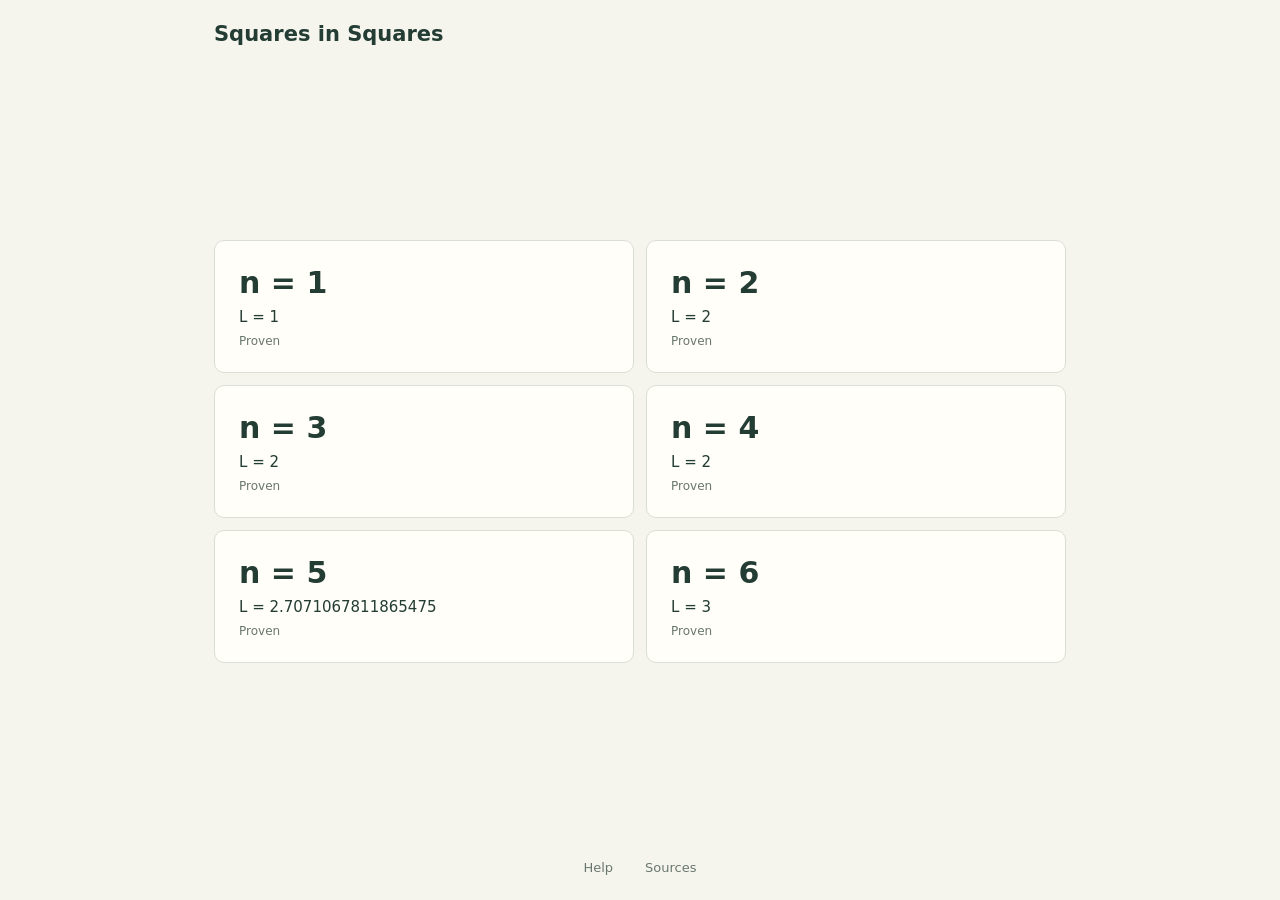
<file: index.html>
<!doctype html>
<html lang="en">
<head>
  <meta charset="utf-8">
  <meta name="viewport" content="width=device-width, initial-scale=1">
  <title>Squares in Squares</title>
  <link rel="stylesheet" href="assets/style.css">
  <script src="data/index.js" defer></script>
  <script src="assets/home.js" defer></script>
  <script src="assets/overlays.js" defer></script>
</head>
<body>
  <main class="home">
    <header><h1>Squares in Squares</h1></header>
    <nav id="levels" class="tile-grid" aria-label="Choose n"></nav>
    <footer><button type="button" data-panel="help-panel">Help</button><button type="button" data-panel="sources-panel">Sources</button></footer>
    <dialog id="info-dialog" aria-labelledby="dialog-title">
      <div class="dialog-header"><h2 id="dialog-title"></h2><button id="close-dialog" type="button" aria-label="Close information">✕</button></div>
      <div class="dialog-body">
        <section id="help-panel" data-title="Help" hidden>
          <p>Pack n unit squares into the smallest square. Choose an n to explore constructions or try Game mode.</p>
          <p>L is the larger horizontal or vertical span of the packing. Touching is legal; overlapping interiors are not. Empty board space and translation do not change L.</p>
          <p>Each contribution is L / √n − 1; the competition score sums these for n = 1…1000. Lower is better. Proven cases invite you to match the bound.</p>
        </section>
        <section id="sources-panel" data-title="Sources" hidden>
          <p>Public-best snapshot from <a href="https://www.kaggle.com/code/penguin069/squares-capacity-discoveries-certified-union">penguin069</a>, 2026-11-09. These are dated CSV imports, not live leaderboard results.</p>
          <p>Proofs and construction sources are available on each page. Every saved packing passes the official geometry gate; browser edits are previews until certified.</p>
        </section>
      </div>
    </dialog>
    <noscript><p><a href="n/1/index.html">n = 1</a> · <a href="n/2/index.html">n = 2</a> · <a href="n/3/index.html">n = 3</a> · <a href="n/4/index.html">n = 4</a> · <a href="n/5/index.html">n = 5</a> · <a href="n/6/index.html">n = 6</a>. Enable JavaScript for the interactive pages.</p></noscript>
  </main>
</body>
</html>
</file>
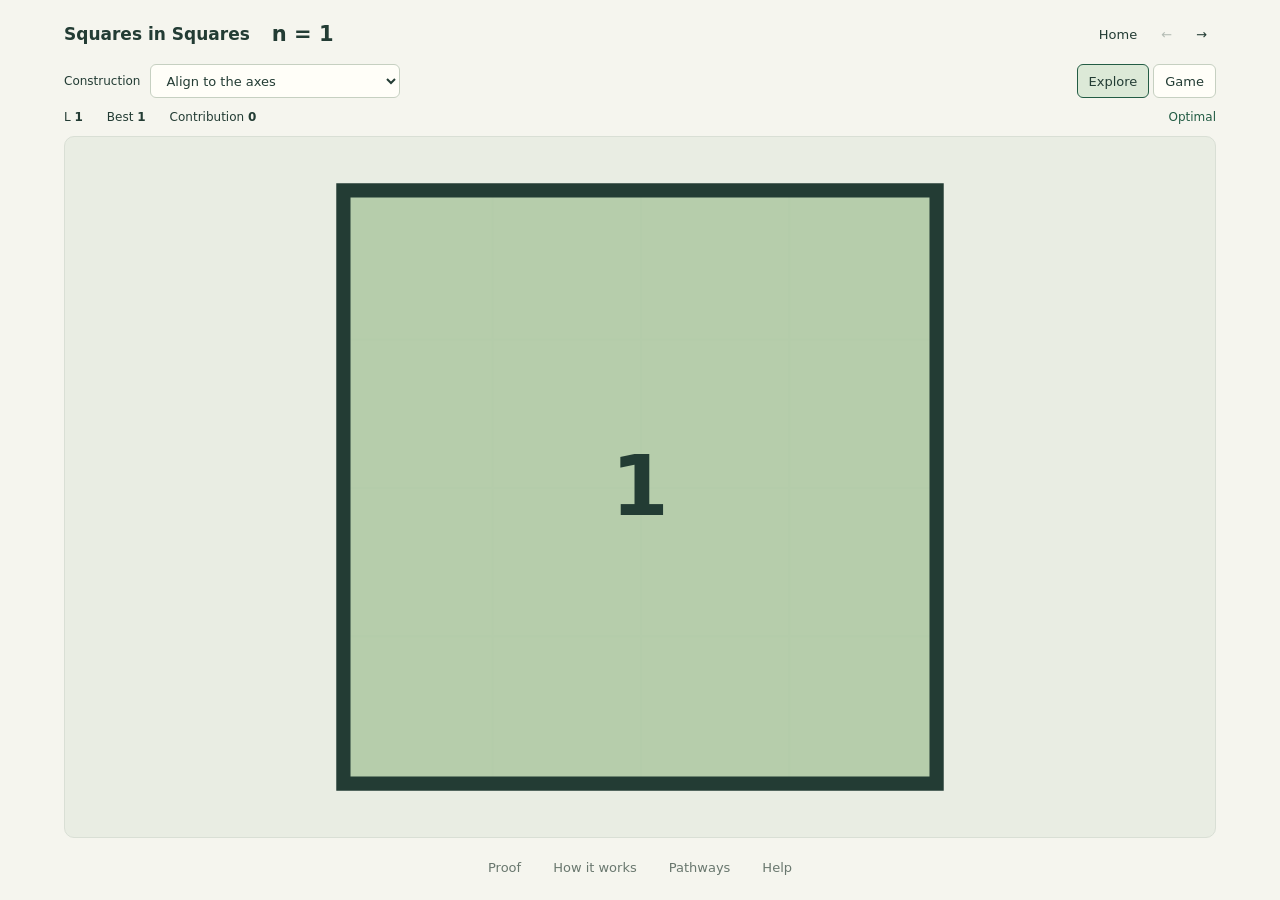
<file: n/1/index.html>
<!doctype html>
<html lang="en">
<head>
  <meta charset="utf-8">
  <meta name="viewport" content="width=device-width, initial-scale=1">
  <title>Squares in Squares · n = 1</title>
  <link rel="stylesheet" href="../../assets/style.css">
  <script src="../../data/index.js" defer></script>
  <script src="../../data/n1.js" defer></script>
  <script src="../../assets/geometry.js" defer></script>
  <script src="../../assets/level.js" defer></script>
  <script src="../../assets/overlays.js" defer></script>
  <script src="../../assets/game.js" defer></script>
</head>
<body>
  <main id="app"></main>
  <noscript><p>Enable JavaScript to explore the packings. <a href="../../index.html">Home</a></p></noscript>
</body>
</html>
</file>
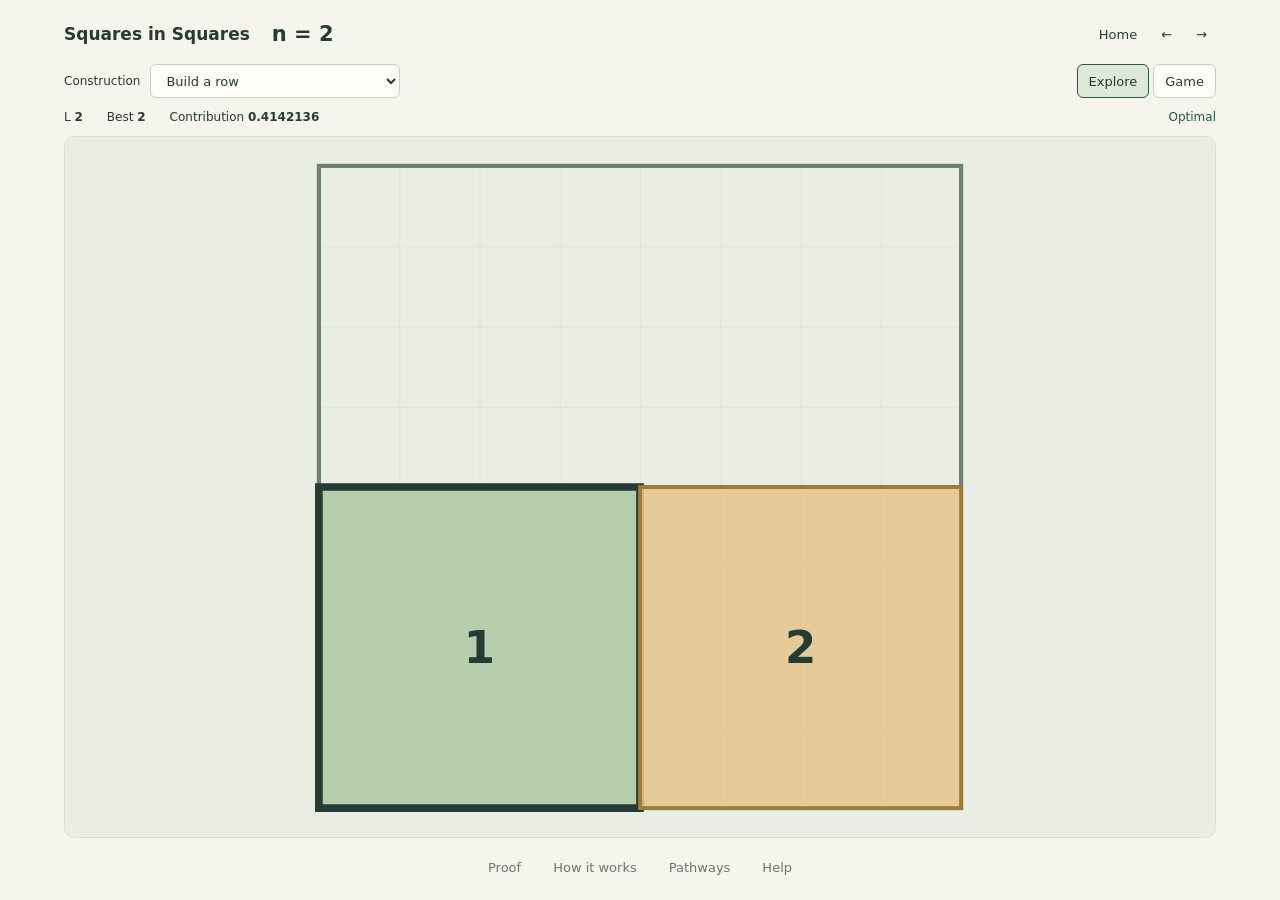
<file: n/2/index.html>
<!doctype html>
<html lang="en">
<head>
  <meta charset="utf-8">
  <meta name="viewport" content="width=device-width, initial-scale=1">
  <title>Squares in Squares · n = 2</title>
  <link rel="stylesheet" href="../../assets/style.css">
  <script src="../../data/index.js" defer></script>
  <script src="../../data/n2.js" defer></script>
  <script src="../../assets/geometry.js" defer></script>
  <script src="../../assets/level.js" defer></script>
  <script src="../../assets/overlays.js" defer></script>
  <script src="../../assets/game.js" defer></script>
</head>
<body>
  <main id="app"></main>
  <noscript><p>Enable JavaScript to explore the packings. <a href="../../index.html">Home</a></p></noscript>
</body>
</html>
</file>
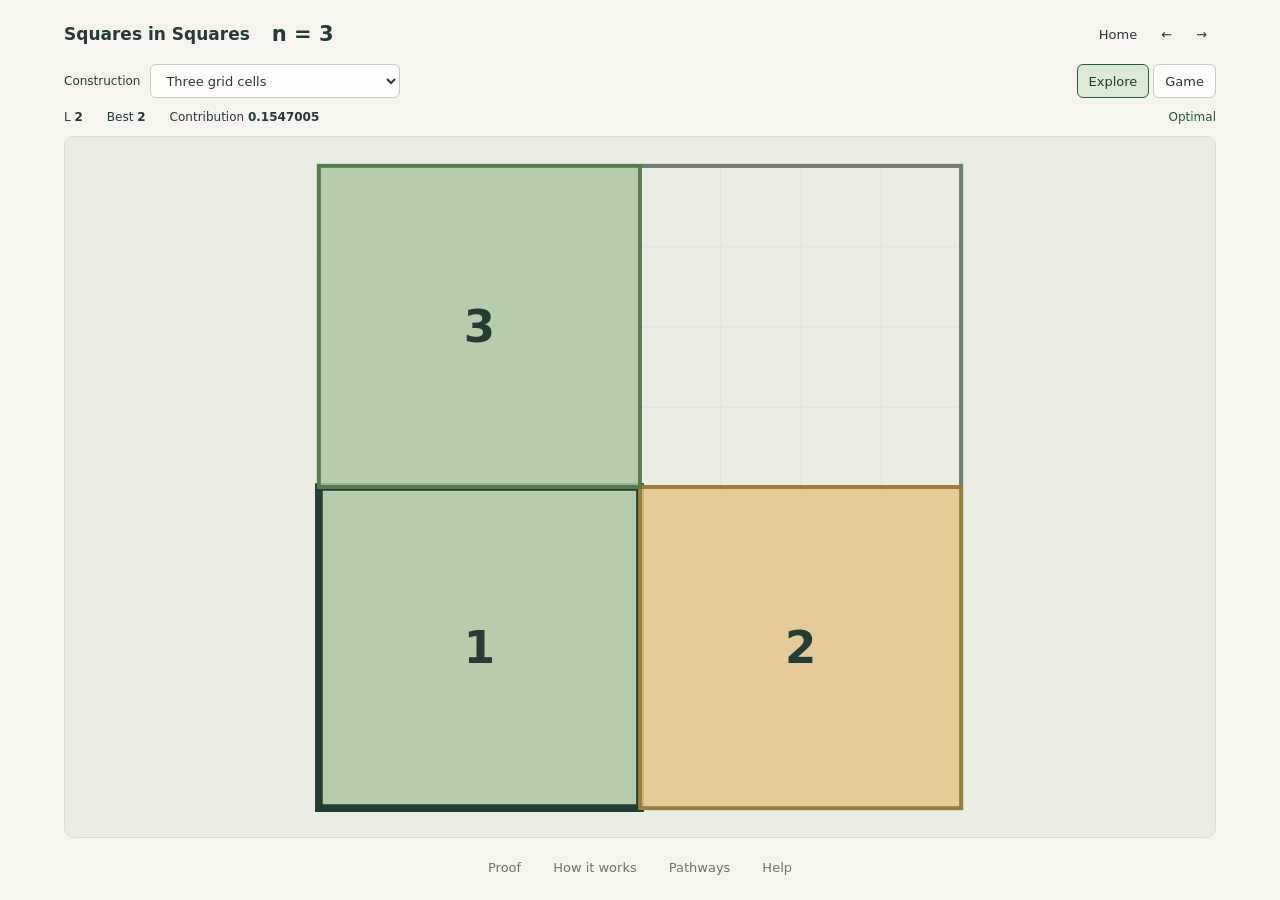
<file: n/3/index.html>
<!doctype html>
<html lang="en">
<head>
  <meta charset="utf-8">
  <meta name="viewport" content="width=device-width, initial-scale=1">
  <title>Squares in Squares · n = 3</title>
  <link rel="stylesheet" href="../../assets/style.css">
  <script src="../../data/index.js" defer></script>
  <script src="../../data/n3.js" defer></script>
  <script src="../../assets/geometry.js" defer></script>
  <script src="../../assets/level.js" defer></script>
  <script src="../../assets/overlays.js" defer></script>
  <script src="../../assets/game.js" defer></script>
</head>
<body>
  <main id="app"></main>
  <noscript><p>Enable JavaScript to explore the packings. <a href="../../index.html">Home</a></p></noscript>
</body>
</html>
</file>
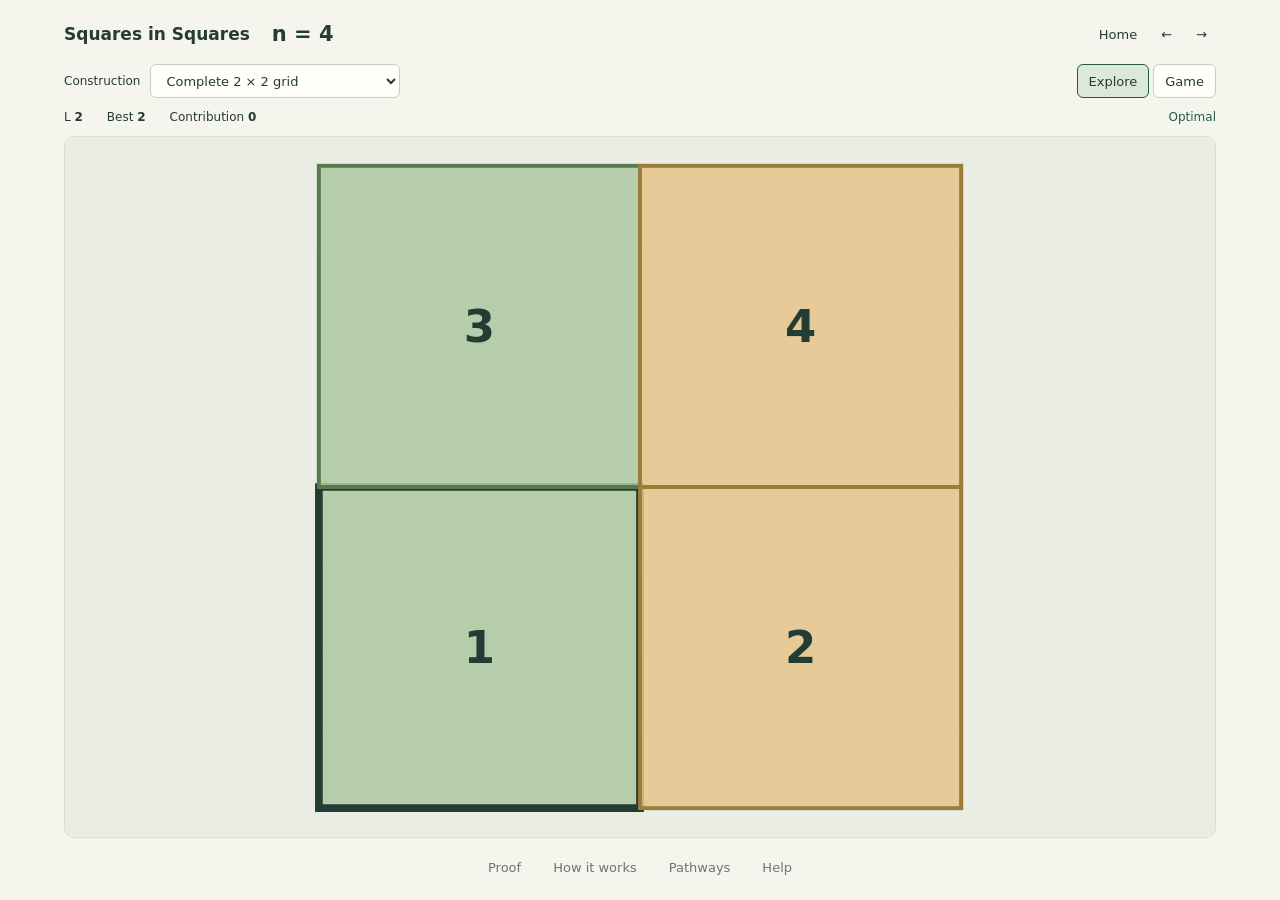
<file: n/4/index.html>
<!doctype html>
<html lang="en">
<head>
  <meta charset="utf-8">
  <meta name="viewport" content="width=device-width, initial-scale=1">
  <title>Squares in Squares · n = 4</title>
  <link rel="stylesheet" href="../../assets/style.css">
  <script src="../../data/index.js" defer></script>
  <script src="../../data/n4.js" defer></script>
  <script src="../../assets/geometry.js" defer></script>
  <script src="../../assets/level.js" defer></script>
  <script src="../../assets/overlays.js" defer></script>
  <script src="../../assets/game.js" defer></script>
</head>
<body>
  <main id="app"></main>
  <noscript><p>Enable JavaScript to explore the packings. <a href="../../index.html">Home</a></p></noscript>
</body>
</html>
</file>
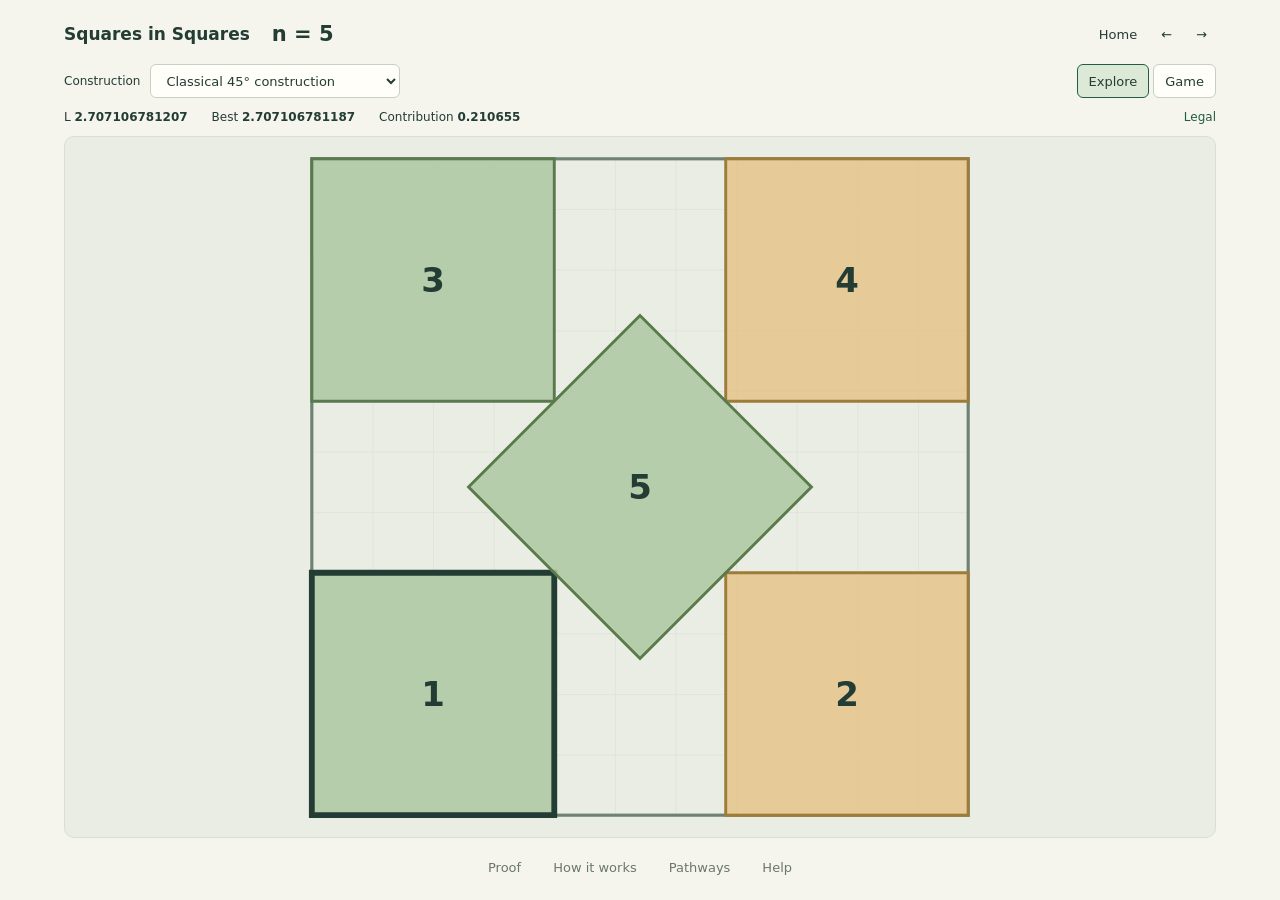
<file: n/5/index.html>
<!doctype html>
<html lang="en">
<head>
  <meta charset="utf-8">
  <meta name="viewport" content="width=device-width, initial-scale=1">
  <title>Squares in Squares · n = 5</title>
  <link rel="stylesheet" href="../../assets/style.css">
  <script src="../../data/index.js" defer></script>
  <script src="../../data/n5.js" defer></script>
  <script src="../../assets/geometry.js" defer></script>
  <script src="../../assets/level.js" defer></script>
  <script src="../../assets/overlays.js" defer></script>
  <script src="../../assets/game.js" defer></script>
</head>
<body>
  <main id="app"></main>
  <noscript><p>Enable JavaScript to explore the packings. <a href="../../index.html">Home</a></p></noscript>
</body>
</html>
</file>
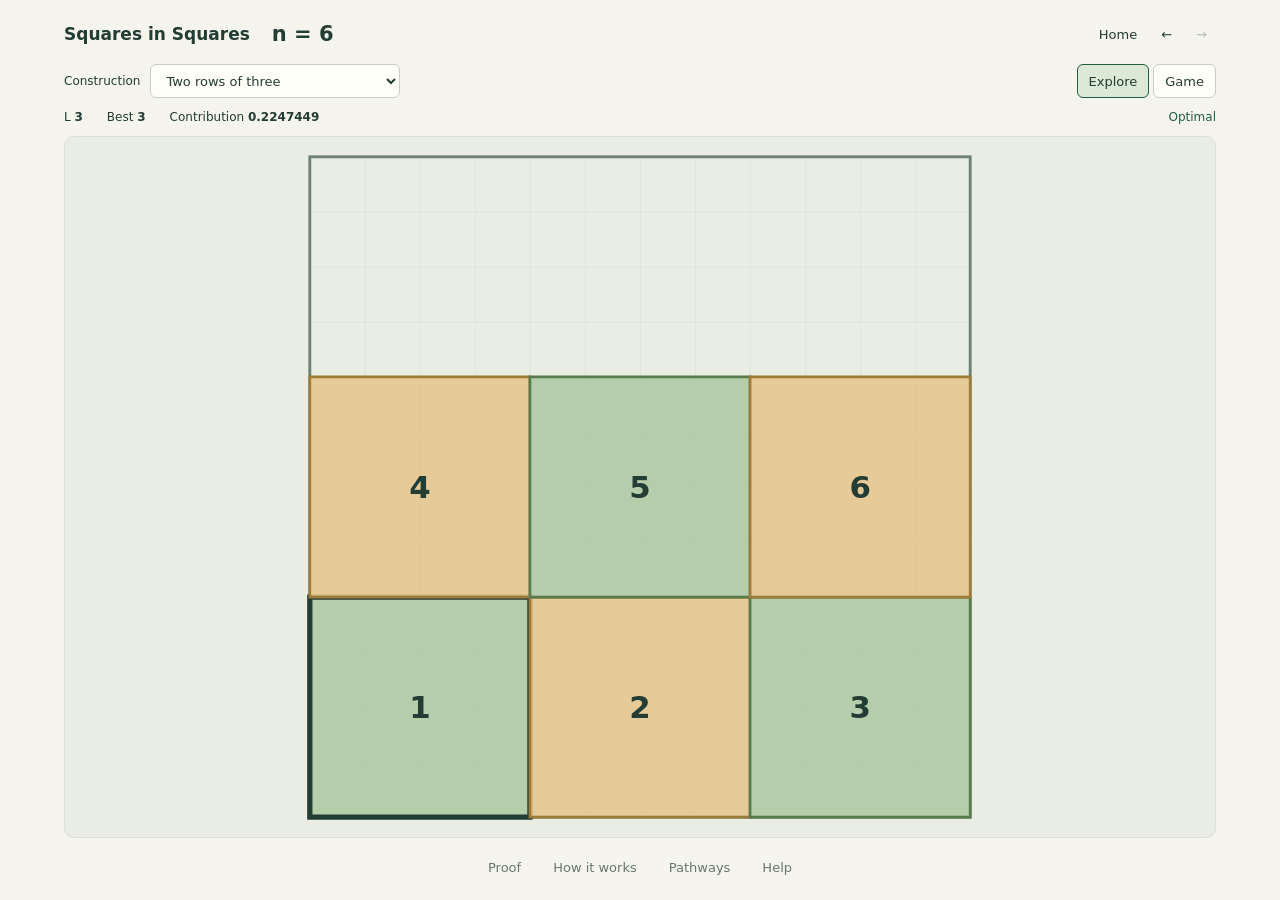
<file: n/6/index.html>
<!doctype html>
<html lang="en">
<head>
  <meta charset="utf-8">
  <meta name="viewport" content="width=device-width, initial-scale=1">
  <title>Squares in Squares · n = 6</title>
  <link rel="stylesheet" href="../../assets/style.css">
  <script src="../../data/index.js" defer></script>
  <script src="../../data/n6.js" defer></script>
  <script src="../../assets/geometry.js" defer></script>
  <script src="../../assets/level.js" defer></script>
  <script src="../../assets/overlays.js" defer></script>
  <script src="../../assets/game.js" defer></script>
</head>
<body>
  <main id="app"></main>
  <noscript><p>Enable JavaScript to explore the packings. <a href="../../index.html">Home</a></p></noscript>
</body>
</html>
</file>
<file: assets/style.css>
:root {
  color-scheme: light;
  font-family: system-ui, -apple-system, BlinkMacSystemFont, "Segoe UI", sans-serif;
  color: #233c34;
  background: #f5f5ee;
  font-synthesis: none;
  --muted: #69776e;
  --line: #d9dfd5;
  --green: #235c44;
}
* { box-sizing: border-box; }
html, body { width: 100%; height: 100%; margin: 0; overflow: hidden; }
main {
  width: min(100%, 1200px); height: 100vh; height: 100dvh; margin: auto;
  padding: 16px 24px; display: flex; flex-direction: column; gap: 12px;
  overflow: hidden;
}
header { display: flex; align-items: center; gap: 22px; flex: 0 0 auto; min-height: 36px; }
a { color: inherit; }
.wordmark { text-decoration: none; font-size: 17px; font-weight: 650; }
h1 { font-size: 21px; margin: 0; font-weight: 650; white-space: nowrap; }
nav { display: flex; align-items: center; gap: 6px; margin-left: auto; }
nav a { padding: 7px 9px; text-decoration: none; border-radius: 6px; font-size: 13px; }
nav a:hover { background: #e4eadd; }
nav a[aria-disabled="true"] { opacity: .3; pointer-events: none; }
button, input, select { font: inherit; color: inherit; }
button, select, input[type="number"] { border: 1px solid #c6d0c1; border-radius: 6px; background: #fffef8; }
button, select { min-height: 34px; padding: 6px 11px; font-size: 13px; }
button, select, input[type="range"] { cursor: pointer; }
button:hover { background: #e4eadd; }
button[aria-pressed="true"] { border-color: var(--green); background: #dce9d7; }
button:disabled { opacity: .4; cursor: default; }
:focus-visible { outline: 2px solid #1768a1; outline-offset: 2px; }
.toolbar { display: flex; align-items: end; gap: 16px; flex: 0 0 auto; }
.chooser { display: flex; align-items: center; gap: 10px; font-size: 12px; min-width: 0; }
.chooser select { min-width: 0; width: 250px; max-width: 100%; }
.mode-switch { display: flex; gap: 4px; margin-left: auto; }
.metrics { display: flex; align-items: center; gap: 24px; flex: 0 0 auto; min-width: 0; font-size: 12px; white-space: nowrap; font-variant-numeric: tabular-nums; }
.metrics strong { font-weight: 600; }
#status { color: var(--green); margin-left: auto; }
#status.invalid { color: #a83931; }
.play-area { flex: 1 1 0; min-height: 0; min-width: 0; background: #e9ede3; border: 1px solid var(--line); border-radius: 10px; overflow: hidden; }
svg { width: 100%; height: 100%; display: block; touch-action: none; user-select: none; }
#container { stroke: #6f8175; stroke-width: .013; }
.piece { cursor: default; }
.playing .piece { cursor: grab; }
.playing .piece:active { cursor: grabbing; }
.piece polygon { fill: #adc8a1; fill-opacity: .85; stroke: #597a4c; stroke-width: .012; }
.piece:nth-child(2n) polygon { fill: #e5c58a; stroke: #9d7b39; }
.piece.selected polygon { stroke: #233c34; stroke-width: .024; }
.piece.invalid polygon { fill: #eeaaa0; stroke: #a83931; }
.piece.outside polygon { stroke-dasharray: .055 .035; }
.piece text { font-size: .14px; font-weight: 650; fill: #233c34; pointer-events: none; }
.piece .handle { cursor: crosshair; fill: #fffdf4; stroke: #233c34; stroke-width: .016; }
.piece .stem { stroke: #233c34; stroke-width: .012; pointer-events: none; }
#game-controls { flex: 0 0 auto; display: flex; flex-wrap: wrap; align-items: center; justify-content: space-between; gap: 8px 20px; }
.game-row { display: flex; align-items: center; gap: 6px; min-width: 0; }
.game-row label { display: flex; align-items: center; gap: 5px; font-size: 12px; white-space: nowrap; }
.game-row input[type="number"] { width: 72px; height: 34px; padding: 4px; font-size: 12px; }
#side-slider { width: 100px; min-width: 30px; accent-color: var(--green); }
#piece-picker { padding: 5px; }
.snap { margin-right: 8px; }
.snap input { accent-color: var(--green); }
footer { display: flex; flex: 0 0 auto; justify-content: center; gap: 8px; }
footer button { background: transparent; border-color: transparent; color: var(--muted); }
dialog { position: fixed; inset: 0; width: min(640px, calc(100% - 32px)); max-width: none; max-height: calc(100dvh - 32px); margin: auto; padding: 0; border: 0; border-radius: 12px; color: inherit; background: transparent; overflow: visible; }
dialog[open] { display: flex; flex-direction: column; }
dialog::backdrop { background: #172c2566; }
.dialog-header, .dialog-body { background: #fffef8; }
.dialog-header { flex-shrink: 0; display: flex; align-items: center; justify-content: space-between; gap: 16px; padding: 16px 20px 12px; border-radius: 12px 12px 0 0; }
.dialog-header h2 { font-size: 18px; margin: 0; }
.dialog-body { padding: 0 20px 20px; border-radius: 0 0 12px 12px; overflow: auto; overscroll-behavior: contain; min-height: 0; font-size: 14px; line-height: 1.65; overflow-wrap: anywhere; }
.dialog-body h3 { font-size: 17px; margin: 4px 0 12px; }
.dialog-body p { margin: 10px 0; }
.dialog-body ul, .dialog-body ol { padding-left: 22px; }
.dialog-body li + li { margin-top: 10px; }
.note { color: var(--muted); font-size: 12px; }
.button-row { display: flex; flex-wrap: wrap; gap: 8px; }
.home { max-width: 900px; }
.home .tile-grid { display: grid; grid-template-columns: repeat(2, minmax(0, 1fr)); gap: 12px; margin: auto 0; }
.tile { padding: 24px; display: grid; gap: 8px; border: 1px solid var(--line); border-radius: 10px; text-decoration: none; background: #fffef8; }
.tile:hover { background: #e9ede3; }
.tile strong { font-size: 30px; font-weight: 600; }
.tile span { font-size: 15px; }
.tile small { color: var(--muted); font-size: 12px; }
[hidden] { display: none !important; }
@media (max-width: 700px) {
  main { padding: 12px; gap: 10px; }
  header { gap: 10px; }
  .wordmark { font-size: 13px; }
  h1 { font-size: 18px; }
  nav { gap: 0; }
  nav a { padding: 8px; font-size: 12px; }
  .toolbar { gap: 8px; }
  .chooser { flex: 1; display: block; font-size: 11px; }
  .chooser select { display: block; width: 100%; margin-top: 4px; }
  .mode-switch button { padding: 6px 10px; }
  .metrics { flex-wrap: wrap; gap: 4px 8px; font-size: 10px; }
  #game-controls { display: grid; gap: 6px; }
  .game-row { width: 100%; }
  .game-row input[type="number"] { width: 64px; }
  .coordinate { flex: 1; min-width: 0; }
  .coordinate input[type="number"] { width: 100%; min-width: 0; }
  #side-slider { flex: 1; }
  .actions { justify-content: end; }
  .actions .snap { margin-right: auto; }
  footer { gap: 0; justify-content: space-between; }
  footer button { font-size: 12px; padding: 7px 9px; }
  .tile { padding: 22px 16px; }
  .tile span { font-size: 13px; }
}
@media (max-height: 500px) {
  main { padding: 6px 12px; gap: 4px; }
  header { min-height: 30px; }
  #game-controls { gap: 4px; }
  .tile { padding: 10px; gap: 4px; }
  .tile strong { font-size: 22px; }
}
</file>
